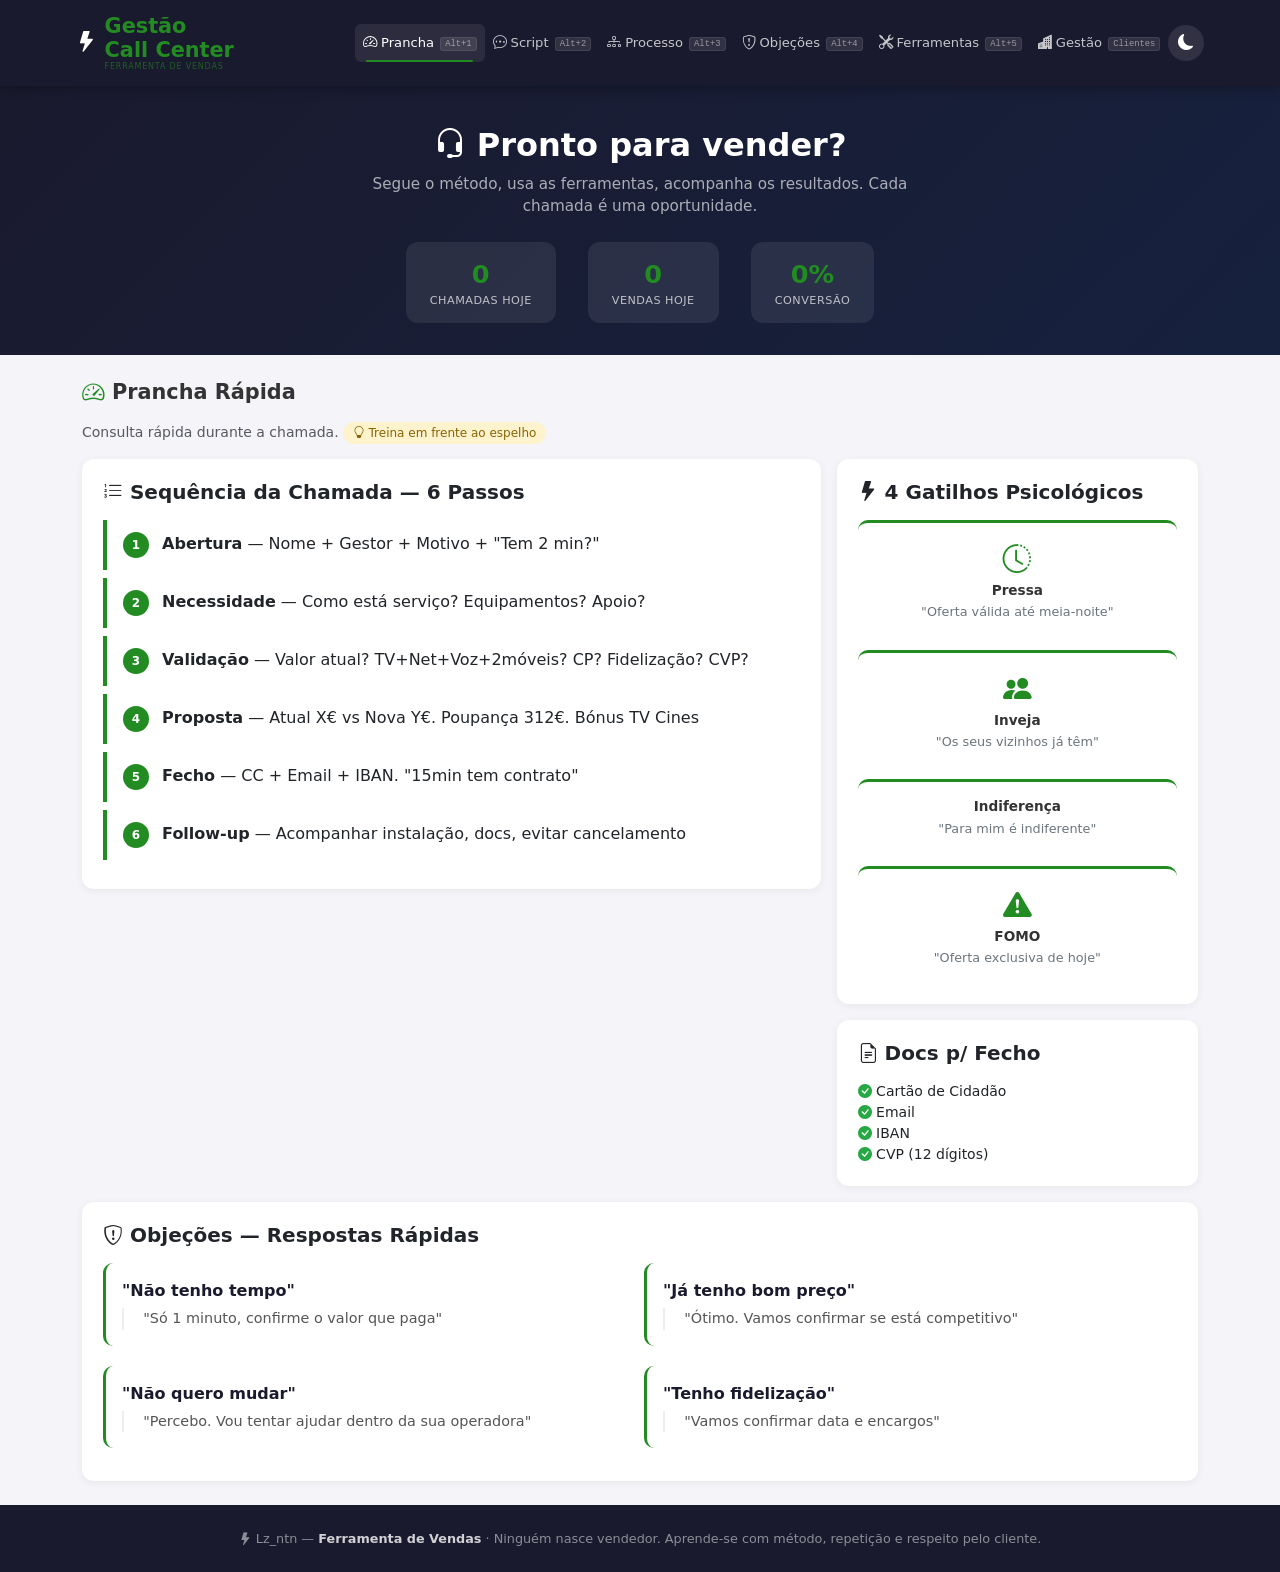
<file: vendas.html>
<!DOCTYPE html>
<html lang="pt">
<head>
  <meta charset="UTF-8">
  <meta name="viewport" content="width=device-width, initial-scale=1.0">
  <title>GCC — Ferramenta de Vendas</title>
  <link href="https://cdn.jsdelivr.net/npm/bootstrap@5.3.3/dist/css/bootstrap.min.css" rel="stylesheet">
  <link href="https://cdn.jsdelivr.net/npm/bootstrap-icons@1.11.3/font/bootstrap-icons.min.css" rel="stylesheet">
  <link rel="stylesheet" href="css/estilo.css?v=3">
  <link rel="stylesheet" href="https://cdn.jsdelivr.net/npm/bootstrap-icons@1.13.1/font/bootstrap-icons.min.css">

</head>
<body>

  <nav class="navbar navbar-expand-md navbar-nos sticky-top">
    <div class="container">
      <a class="navbar-brand" href="#">
        <i class="bi bi-lightning-fill"></i>
          <span class="brand-wrap">
            Gestão <span>Call Center</span>
            <span class="brand-sub">Ferramenta de Vendas</span>
          </span>
      </a>
      <div class="d-flex align-items-center gap-2 order-md-last">
        <button class="dark-toggle" id="darkToggle" onclick="toggleDark()" aria-label="Alternar modo escuro">
          <i class="bi bi-moon-fill"></i>
          <i class="bi bi-telephone-forward-fill"></i>
        </button>
        <button class="navbar-toggler border-0 text-white" type="button" data-bs-toggle="collapse" data-bs-target="#navMain" aria-label="Menu">
          <i class="bi bi-list fs-3"></i>
        </button>
      </div>
      <div class="collapse navbar-collapse" id="navMain">
        <ul class="navbar-nav ms-auto" role="tablist">
          <li class="nav-item"><button class="nav-link active" data-bs-toggle="tab" data-bs-target="#prancha" type="button" role="tab"><i class="bi bi-speedometer2"></i>Prancha <kbd class="shortcut-hint">Alt+1</kbd></button></li>
          <li class="nav-item"><button class="nav-link" data-bs-toggle="tab" data-bs-target="#script" type="button" role="tab"><i class="bi bi-chat-dots"></i>Script <kbd class="shortcut-hint">Alt+2</kbd></button></li>
          <li class="nav-item"><button class="nav-link" data-bs-toggle="tab" data-bs-target="#processo" type="button" role="tab"><i class="bi bi-diagram-3"></i>Processo <kbd class="shortcut-hint">Alt+3</kbd></button></li>
          <li class="nav-item"><button class="nav-link" data-bs-toggle="tab" data-bs-target="#objetos" type="button" role="tab"><i class="bi bi-shield-exclamation"></i>Objeções <kbd class="shortcut-hint">Alt+4</kbd></button></li>
          <li class="nav-item"><button class="nav-link" data-bs-toggle="tab" data-bs-target="#ferramentas" type="button" role="tab"><i class="bi bi-tools"></i>Ferramentas <kbd class="shortcut-hint">Alt+5</kbd></button></li>
          <li class="nav-item"><a class="nav-link" href="gestao/index.html" target="_blank"><i class="bi bi-buildings-fill"></i>Gestão <kbd class="shortcut-hint">Clientes</kbd></a></li>
        </ul>
      </div>
    </div>
  </nav>

  <div class="hero-section">
    <div class="container">
      <h1><i class="bi bi-headset"></i> Pronto para vender?</h1>
      <p>Segue o método, usa as ferramentas, acompanha os resultados. Cada chamada é uma oportunidade.</p>
      <div class="hero-stats">
        <div class="hero-stat"><div class="number" id="hCalls">0</div><div class="label">Chamadas Hoje</div></div>
        <div class="hero-stat"><div class="number" id="hSales">0</div><div class="label">Vendas Hoje</div></div>
        <div class="hero-stat"><div class="number" id="hRate">0%</div><div class="label">Conversão</div></div>
      </div>
    </div>
  </div>

  <div class="container py-4">
    <div class="tab-content">

      <!-- PRANCHA -->
      <div class="tab-pane fade show active" id="prancha" role="tabpanel">
        <h3 class="section-title"><i class="bi bi-speedometer2"></i> Prancha Rápida</h3>
        <p class="text-muted small mb-3">Consulta rápida durante a chamada. <span class="badge-dica"><i class="bi bi-lightbulb"></i> Treina em frente ao espelho</span></p>
        <div class="row g-3">
          <div class="col-lg-8">
            <div class="card"><div class="card-body">
              <h5 class="fw-bold mb-3"><i class="bi bi-list-ol"></i> Sequência da Chamada — 6 Passos</h5>
              <div class="card-step"><span class="step-num">1</span> <strong>Abertura</strong> — Nome + Gestor + Motivo + "Tem 2 min?"</div>
              <div class="card-step"><span class="step-num">2</span> <strong>Necessidade</strong> — Como está serviço? Equipamentos? Apoio?</div>
              <div class="card-step"><span class="step-num">3</span> <strong>Validação</strong> — Valor atual? TV+Net+Voz+2móveis? CP? Fidelização? CVP?</div>
              <div class="card-step"><span class="step-num">4</span> <strong>Proposta</strong> — Atual X€ vs Nova Y€. Poupança 312€. Bónus TV Cines</div>
              <div class="card-step"><span class="step-num">5</span> <strong>Fecho</strong> — CC + Email + IBAN. "15min tem contrato"</div>
              <div class="card-step"><span class="step-num">6</span> <strong>Follow-up</strong> — Acompanhar instalação, docs, evitar cancelamento</div>
            </div></div>
          </div>
          <div class="col-lg-4">
            <div class="card"><div class="card-body">
              <h5 class="fw-bold mb-3"><i class="bi bi-lightning-fill"></i> 4 Gatilhos Psicológicos</h5>
              <div class="trigger-grid">
                <div class="trigger-item"><i class="bi bi-clock-history"></i><h6>Pressa</h6><p>"Oferta válida até meia-noite"</p></div>
                <div class="trigger-item"><i class="bi bi-people-fill"></i><h6>Inveja</h6><p>"Os seus vizinhos já têm"</p></div>
                <div class="trigger-item"><i class="bi bi-hand"></i><h6>Indiferença</h6><p>"Para mim é indiferente"</p></div>
                <div class="trigger-item"><i class="bi bi-exclamation-triangle-fill"></i><h6>FOMO</h6><p>"Oferta exclusiva de hoje"</p></div>
              </div>
            </div></div>
            <div class="card mt-3"><div class="card-body">
              <h5 class="fw-bold mb-3"><i class="bi bi-file-earmark-text"></i> Docs p/ Fecho</h5>
              <ul class="list-unstyled mb-0 small">
                <li><i class="bi bi-check-circle-fill text-success"></i> Cartão de Cidadão</li>
                <li><i class="bi bi-check-circle-fill text-success"></i> Email</li>
                <li><i class="bi bi-check-circle-fill text-success"></i> IBAN</li>
                <li><i class="bi bi-check-circle-fill text-success"></i> CVP (12 dígitos)</li>
              </ul>
            </div></div>
          </div>
        </div>
        <div class="card mt-3"><div class="card-body">
          <h5 class="fw-bold mb-3"><i class="bi bi-shield-exclamation"></i> Objeções — Respostas Rápidas</h5>
          <div class="row g-2">
            <div class="col-sm-6"><div class="obj-card"><div class="obj-pergunta">"Não tenho tempo"</div><div class="obj-resposta">"Só 1 minuto, confirme o valor que paga"</div></div></div>
            <div class="col-sm-6"><div class="obj-card"><div class="obj-pergunta">"Já tenho bom preço"</div><div class="obj-resposta">"Ótimo. Vamos confirmar se está competitivo"</div></div></div>
            <div class="col-sm-6"><div class="obj-card"><div class="obj-pergunta">"Não quero mudar"</div><div class="obj-resposta">"Percebo. Vou tentar ajudar dentro da sua operadora"</div></div></div>
            <div class="col-sm-6"><div class="obj-card"><div class="obj-pergunta">"Tenho fidelização"</div><div class="obj-resposta">"Vamos confirmar data e encargos"</div></div></div>
          </div>
        </div></div>
      </div>

      <!-- SCRIPT -->
      <div class="tab-pane fade" id="script" role="tabpanel">
        <h3 class="section-title"><i class="bi bi-chat-dots"></i> Script Completo</h3>
        <p class="text-muted small mb-3">Pitch completo para chamada. Lê em voz alta para treinar fluidez.</p>
        <div class="script-box" id="scriptContent">
          <button class="copy-btn" onclick="copyScript()"><i class="bi bi-clipboard"></i> Copiar</button>
          <strong style="color:#fff;font-size:1rem;"><i class="bi bi-mic"></i> Pitch Completo — Abertura a Fecho</strong><br><br>
          <span class="script-role">Tu:</span> "Boa tarde, estou a falar com <span style="color:#8ab4f8;">[NOME]</span>?"<br>
          <span class="script-role">Tu:</span> "Sou gestora de telecomunicações, trabalho com várias operadoras para dar um acompanhamento mais eficaz ao cliente."<br><br>
          <span class="script-role">Tu:</span> "O motivo da minha chamada é muito simples: verificamos que o seu contrato com a MEO está prestes a terminar, e nesta fase gostamos de tentar perceber junto do cliente se continua a ter uma boa oferta. Tem 2 minutos para avaliarmos a sua situação?"<br><br>
          <span class="script-note">// Qualificação</span><br>
          <span class="script-role">Tu:</span> "Antes de mais, como tem andado o serviço ao longo destes 2 anos?"<br>
          <span class="script-role">Tu:</span> "Há quanto tempo os equipamentos não são trocados?"<br>
          <span class="script-role">Tu:</span> "Está satisfeito com o apoio ao cliente?"<br>
          <span class="script-role">Tu:</span> "A nível de mensalidade, quanto está a pagar de momento?"<br>
          <span class="script-role">Tu:</span> "O seu serviço inclui TV, net, voz e 2 telemóveis, correto?"<br><br>
          <span class="script-note">// Validação</span><br>
          <span class="script-role">Tu:</span> "Aguarde só um momento enquanto verifico em sistema se já conseguimos uma oferta mais acessível para si na MEO."<br><br>
          <span class="script-note">// Proposta</span><br>
          <span class="script-role">Tu:</span> "Dona <span style="color:#8ab4f8;">[NOME]</span>, estive a verificar e neste momento não tem viabilidade para ofertas mais acessíveis por parte da MEO. Então temos duas opções:"<br><br>
          <span class="script-role">Tu:</span> "Opção 1 — fica com TV, net, voz fixa, 180 canais e 2 telemóveis com 20GB, a pagar 70€ por mais 2 anos."<br>
          <span class="script-role">Tu:</span> "Opção 2 — TV 180 canais, 1Gbps internet, voz fixa, 2 telemóveis <strong>ilimitados</strong>, equipamentos atualizados, tudo por apenas <strong>56,99€</strong>."<br><br>
          <span class="script-role">Tu:</span> "Tenho a certeza de que é inteligente para saber que terá muitos mais benefícios. Ao fim de 2 anos são <strong>312€</strong> que mete ao bolso — seja para o seguro do carro ou para as compras do mês."<br><br>
          <span class="script-note">// Diferenciação</span><br>
          <span class="script-role">Tu:</span> "A partir deste momento fica com um gestor associado que sou eu, com acompanhamento personalizado. Sempre que precisar de algo, pode contactar-me diretamente."<br><br>
          <span class="script-note">// Fecho</span><br>
          <span class="script-role">Tu:</span> "Para avançar e começar já a poupar no próximo mês, preciso do seu CC, email e IBAN. Daqui a 15 minutos já tem do seu lado o contrato e o agendamento técnico."<br><br>
          <span class="script-note">// Upsell TV Cines</span><br>
          <span class="script-role">Tu:</span> "Gosta de ver filmes? Por aderir hoje, vou dar-lhe acesso gratuito aos TV Cines durante 24 meses e desconto nos cinemas NOS — 2 bilhetes pelo preço de 1."<br><br>
          <span class="script-role">Tu:</span> "É importante que envie os documentos quanto antes — a campanha é limitada e temos vários clientes interessados."<br>
          <span class="script-role">Tu:</span> "Um resto de um bom dia!"<br>
        </div>
        <div class="row g-3 mt-3">
          <div class="col-md-6">
            <div class="card"><div class="card-body">
              <h5 class="fw-bold"><i class="bi bi-people"></i> Perfil A — Satisfeito mas curioso</h5>
              <p class="small mb-2">"Até nem me posso queixar, funciona bem."</p>
              <div class="small">"Ainda bem. E há quanto tempo não trocam os equipamentos? Pois, é exatamente por isso que lhe estou a ligar — hoje temos uma campanha de renovação com equipamentos novos e valor inferior."</div>
            </div></div>
          </div>
          <div class="col-md-6">
            <div class="card"><div class="card-body">
              <h5 class="fw-bold"><i class="bi bi-emoji-frown"></i> Perfil B — Insatisfeito</h5>
              <p class="small mb-2">"A net cai todos os dias."</p>
              <div class="small">"Infelizmente é um feedback que ouço com frequência. Esse é exatamente o motivo do meu contacto — temos uma oferta pensada para clientes que precisam de estabilidade. Já ouviu falar da fibra NOS?"</div>
            </div></div>
          </div>
          <div class="col-md-6">
            <div class="card"><div class="card-body">
              <h5 class="fw-bold"><i class="bi bi-lightning"></i> Perfil C — Apressado</h5>
              <p class="small mb-2">"Não tenho tempo."</p>
              <div class="small">"Percebo, nem 1 minuto demora. Só preciso de saber o valor da sua fatura para ver se vale a pena continuarmos. Se não compensar, nem perde mais tempo."</div>
            </div></div>
          </div>
          <div class="col-md-6">
            <div class="card"><div class="card-body">
              <h5 class="fw-bold"><i class="bi bi-camera-reels"></i> TV Cines — Upsell</h5>
              <div class="small">Sempre que fechar, pergunta: <strong>"Gosta de ver filmes?"</strong> — Oferece TV Cines grátis 24 meses + Desconto cinemas NOS. Isto aumenta o valor percebido e acelera o fecho.</div>
            </div></div>
          </div>
        </div>
      </div>

      <!-- PROCESSO -->
      <div class="tab-pane fade" id="processo" role="tabpanel">
        <h3 class="section-title"><i class="bi bi-diagram-3"></i> Processo de Venda — 6 Passos</h3>
        <p class="text-muted small mb-3">Cada passo é essencial. Não saltar etapas.</p>
        <div class="row g-3">
          <div class="col-md-6 col-lg-4"><div class="card h-100"><div class="card-body"><h5 class="fw-bold"><span class="badge bg-danger me-1">1</span> Abertura</h5><ul class="small mb-0 ps-3"><li>Identifica-te: nome + gestor telecom</li><li>Confirma o cliente</li><li>Explica motivo: contrato a terminar</li><li>Pede 2 min para avaliar situação</li></ul></div></div></div>
          <div class="col-md-6 col-lg-4"><div class="card h-100"><div class="card-body"><h5 class="fw-bold"><span class="badge bg-danger me-1">2</span> Necessidade</h5><ul class="small mb-0 ps-3"><li>Como tem andado o serviço?</li><li>Equipamentos trocados há quanto?</li><li>Satisfeito com apoio ao cliente?</li><li>Quanto paga de momento?</li><li>TV+Net+Voz+2móveis?</li></ul></div></div></div>
          <div class="col-md-6 col-lg-4"><div class="card h-100"><div class="card-body"><h5 class="fw-bold"><span class="badge bg-danger me-1">3</span> Validação</h5><ul class="small mb-0 ps-3"><li>Confirmar código postal (fibra)</li><li>Verificar fidelização</li><li>Pedir CVP (12 dígitos)</li><li>Confirmar titularidade</li></ul></div></div></div>
          <div class="col-md-6 col-lg-4"><div class="card h-100"><div class="card-body"><h5 class="fw-bold"><span class="badge bg-danger me-1">4</span> Proposta</h5><ul class="small mb-0 ps-3"><li>Atual: X€ com YGB e canais</li><li>Nova: valor inferior + mais benefícios</li><li>Poupança total: 312€ em 2 anos</li><li>Bónus: TV Cines grátis 24 meses</li></ul></div></div></div>
          <div class="col-md-6 col-lg-4"><div class="card h-100"><div class="card-body"><h5 class="fw-bold"><span class="badge bg-danger me-1">5</span> Fecho</h5><ul class="small mb-0 ps-3"><li>Pedir Cartão de Cidadão</li><li>Pedir Email</li><li>Pedir IBAN</li><li>"15 min tem contrato + agendamento"</li></ul></div></div></div>
          <div class="col-md-6 col-lg-4"><div class="card h-100"><div class="card-body"><h5 class="fw-bold"><span class="badge bg-danger me-1">6</span> Follow-up</h5><ul class="small mb-0 ps-3"><li>Acompanhar até instalação/ativação</li><li>Garantir documentação completa</li><li>Reduzir cancelamentos</li><li>Pós-venda de qualidade</li></ul></div></div></div>
        </div>
        <div class="card mt-3"><div class="card-body">
          <h5 class="fw-bold mb-3"><i class="bi bi-box"></i> Produtos NOS — Referência Rápida</h5>
          <div class="table-responsive">
            <table class="table table-sm mb-0">
              <thead><tr><th>Pacote</th><th>Inclui</th><th>Detalhe</th></tr></thead>
              <tbody>
                <tr><td><strong>3P</strong></td><td>TV + Internet + Telefone fixo</td><td class="small text-muted">SEM telemóvel</td></tr>
                <tr><td><strong>4P</strong></td><td>TV + Internet + Telefone + Móvel</td><td class="small text-muted">Com telemóvel no pacote</td></tr>
                <tr><td colspan="3" class="small text-muted"><strong>Equipamentos:</strong> Router | Box | ONT | Extensor/Mesh | SIM/eSIM | App TV</td></tr>
              </tbody>
            </table>
          </div>
        </div></div>
      </div>

      <!-- OBJEÇÕES -->
      <div class="tab-pane fade" id="objetos" role="tabpanel">
        <h3 class="section-title"><i class="bi bi-shield-exclamation"></i> Objeções & Contra-Argumentos</h3>
        <p class="text-muted small mb-3">
          <strong>Técnica principal:</strong> <span class="badge-dica"><i class="bi bi-check-lg"></i> Concorda</span>
          <span class="badge-dica"><i class="bi bi-arrow-right"></i> Esclarece</span>
          <span class="badge-dica"><i class="bi bi-question-lg"></i> Pergunta</span>
          — Nunca entrar em confronto. A objeção é um pedido de mais informação.
        </p>

        <div class="row g-3">

          <!-- ABERTURA -->
          <div class="col-12">
            <h5 class="fw-bold mb-2"><i class="bi bi-door-open"></i> Objeções de Abertura</h5>
            <p class="text-muted small mb-2">Cliente tenta evitar a chamada antes de saber do que se trata.</p>
          </div>
          <div class="col-md-6">
            <div class="obj-card">
              <div class="obj-pergunta"><i class="bi bi-x-circle"></i> "Não estou interessado."</div>
              <div class="obj-resposta"><strong class="text-success">Certo:</strong> "Perfeito, nem quero que esteja. Mas diga-me uma coisa: o valor que paga hoje é justo para aquilo que recebe?"</div>
              <div class="mt-1 small text-muted"><i class="bi bi-lightbulb"></i> Desarma ao concordar. A pergunta reengaja a curiosidade.</div>
            </div>
          </div>
          <div class="col-md-6">
            <div class="obj-card">
              <div class="obj-pergunta"><i class="bi bi-x-circle"></i> "Não tenho tempo."</div>
              <div class="obj-resposta"><strong class="text-success">Certo:</strong> "Claro, nem 1 minuto demora. Só preciso de saber o valor da sua fatura atual para ver se vale a pena continuarmos noutra altura. Se não compensar, nem perde mais tempo."</div>
              <div class="mt-1 small text-muted"><i class="bi bi-lightbulb"></i> Reduz o compromisso a 1 minuto. Cria curiosidade sobre o valor.</div>
            </div>
          </div>
          <div class="col-md-6">
            <div class="obj-card">
              <div class="obj-pergunta"><i class="bi bi-x-circle"></i> "Mande um email com a proposta."</div>
              <div class="obj-resposta"><strong class="text-success">Certo:</strong> "Prefiro enviar a proposta certa para não o estar a chatear com informações que não servem. Diz-me: quanto paga e o que tem incluído? Em 30 segundos digo-lhe se vale a pena."</div>
              <div class="mt-1 small text-muted"><i class="bi bi-lightbulb"></i> Mostra consideração. Troca email por qualificação rápida.</div>
            </div>
          </div>

          <!-- PREÇO -->
          <div class="col-12 mt-2">
            <h5 class="fw-bold mb-2"><i class="bi bi-cash-coin"></i> Objeções de Preço</h5>
            <p class="text-muted small mb-2">Cliente sente que está a pagar demais ou não vê valor na mudança.</p>
          </div>
          <div class="col-md-6">
            <div class="obj-card">
              <div class="obj-pergunta"><i class="bi bi-x-circle"></i> "É muito caro."</div>
              <div class="obj-resposta"><strong class="text-success">Certo:</strong> "Percebo. Mas comparado com o que paga hoje, fica X€ mais barato. E ao fim de 2 anos estamos a falar de <strong>312€ de diferença</strong>. Onde é que prefere gastar esse dinheiro — seguro do carro ou compras do mês?"</div>
              <div class="mt-1 small text-muted"><i class="bi bi-lightbulb"></i> Reenquadra o preço como poupança. A pergunta final força a visualizar o benefício.</div>
            </div>
          </div>
          <div class="col-md-6">
            <div class="obj-card">
              <div class="obj-pergunta"><i class="bi bi-x-circle"></i> "Já tenho bom preço na MEO."</div>
              <div class="obj-resposta"><strong class="text-success">Certo:</strong> "Ainda bem que está satisfeito. Exatamente por isso é que vale a pena confirmar — se o seu preço já é competitivo, ótimo, fica a saber. Se não for, poupa dinheiro. Só ganha. Quanto está a pagar?"</div>
              <div class="mt-1 small text-muted"><i class="bi bi-lightbulb"></i> Reforça a confiança dele. "Só ganha" elimina o risco percebido.</div>
            </div>
          </div>

          <!-- RELACIONAMENTO -->
          <div class="col-12 mt-2">
            <h5 class="fw-bold mb-2"><i class="bi bi-people"></i> Objeções de Relacionamento</h5>
            <p class="text-muted small mb-2">Cliente tem receio da mudança ou fidelização com o operador atual.</p>
          </div>
          <div class="col-md-6">
            <div class="obj-card">
              <div class="obj-pergunta"><i class="bi bi-x-circle"></i> "Não quero mudar de operadora."</div>
              <div class="obj-resposta"><strong class="text-success">Certo:</strong> "Percebo perfeitamente. Também não quero que mude — quero é ajudar a encontrar a melhor solução dentro da operadora que tem. Só para ter uma ideia: quanto está a pagar e o que tem incluído?"</div>
              <div class="mt-1 small text-muted"><i class="bi bi-lightbulb"></i> Tira a pressão da mudança. Foca-se em ajudar, não em vender.</div>
            </div>
          </div>
          <div class="col-md-6">
            <div class="obj-card">
              <div class="obj-pergunta"><i class="bi bi-x-circle"></i> "Tenho fidelização."</div>
              <div class="obj-resposta"><strong class="text-success">Certo:</strong> "Sem problema. Primeiro vamos confirmar a data de fim e os eventuais encargos. Muitas vezes a fidelização já está perto de acabar e o valor compensa a saída. Tem a fatura à mão?"</div>
              <div class="mt-1 small text-muted"><i class="bi bi-lightbulb"></i> Não descarta — valida. Pode estar a terminar ou o valor compensar.</div>
            </div>
          </div>
          <div class="col-md-6">
            <div class="obj-card">
              <div class="obj-pergunta"><i class="bi bi-x-circle"></i> "Tenho de falar com o meu marido/mulher."</div>
              <div class="obj-resposta"><strong class="text-success">Certo:</strong> "Claro, é importante decidirem juntos. O que acha de eu enviar a proposta por email para verem os dois? Preciso só do seu email e do IBAN para deixar a proposta reservada — sem compromisso, se não quiserem, cancelamos."</div>
              <div class="mt-1 small text-muted"><i class="bi bi-lightbulb"></i> Não força a decisão. Cria uma reserva de baixo risco que aumenta o compromisso.</div>
            </div>
          </div>

          <!-- COMPARAÇÃO -->
          <div class="col-12 mt-2">
            <h5 class="fw-bold mb-2"><i class="bi bi-arrow-left-right"></i> Objeções de Comparação</h5>
            <p class="text-muted small mb-2">Cliente compara a NOS com a concorrência (MEO, Vodafone).</p>
          </div>
          <div class="col-md-6">
            <div class="obj-card">
              <div class="obj-pergunta"><i class="bi bi-x-circle"></i> "A MEO tem melhor cobertura onde vivo."</div>
              <div class="obj-resposta"><strong class="text-success">Certo:</strong> "Pode ser verdade. Vou validar a sua morada agora mesmo — se tivermos cobertura fibra, tem a vantagem de ter concorrência e poder escolher. Se não tivermos, ao menos fica a saber. Qual é o seu código postal?"</div>
              <div class="mt-1 small text-muted"><i class="bi bi-lightbulb"></i> Não discute. Valida no sistema. A transparência gera confiança.</div>
            </div>
          </div>
          <div class="col-md-6">
            <div class="obj-card">
              <div class="obj-pergunta"><i class="bi bi-x-circle"></i> "O pack MEO é mais completo."</div>
              <div class="obj-resposta"><strong class="text-success">Certo:</strong> "O que é que o pack MEO tem que a NOS não tenha? Vou comparar ponto por ponto consigo: canais, velocidade, telemóveis, preço. Se for mesmo melhor para si, sou o primeiro a dizer para ficar na MEO."</div>
              <div class="mt-1 small text-muted"><i class="bi bi-lightbulb"></i> Desafia a comparação. Ao fazer questão a questão, expõe se é real ou perceção.</div>
            </div>
          </div>
          <div class="col-md-6">
            <div class="obj-card">
              <div class="obj-pergunta"><i class="bi bi-x-circle"></i> "Já tenho NOS, estou satisfeito."</div>
              <div class="obj-resposta"><strong class="text-success">Certo:</strong> "Ótimo, já conhece a qualidade. Esta campanha é precisamente para clientes como você que estão a terminar fidelização. Podemos otimizar o seu pacote atual e baixar o valor. Quando foi a última vez que renegociou?"</div>
              <div class="mt-1 small text-muted"><i class="bi bi-lightbulb"></i> Cliente satisfeito é o mais fácil — já confia na marca. Basta mostrar que pode poupar.</div>
            </div>
          </div>
          <div class="col-md-6">
            <div class="obj-card">
              <div class="obj-pergunta"><i class="bi bi-x-circle"></i> "A NOS tem pior apoio ao cliente."</div>
              <div class="obj-resposta"><strong class="text-success">Certo:</strong> "Já tivemos essa perceção no passado, sim. Hoje temos apoio 24h por chat, app e telefone. E mais importante: <strong>a partir de agora, eu sou o seu contacto direto</strong>. Qualquer problema, liga-me a mim. Não precisa de lidar com ninguém."</div>
              <div class="mt-1 small text-muted"><i class="bi bi-lightbulb"></i> Reconhece a objeção sem se defender. O diferencial é o acompanhamento personalizado.</div>
            </div>
          </div>

          <!-- MUDANÇA -->
          <div class="col-12 mt-2">
            <h5 class="fw-bold mb-2"><i class="bi bi-truck"></i> Objeções de Processo</h5>
            <p class="text-muted small mb-2">Cliente tem receio do trabalho que dá mudar.</p>
          </div>
          <div class="col-md-6">
            <div class="obj-card">
              <div class="obj-pergunta"><i class="bi bi-x-circle"></i> "Não quero trocar, é uma chatice."</div>
              <div class="obj-resposta"><strong class="text-success">Certo:</strong> "Percebo, parece que dá trabalho. Mas a boa notícia é que <strong>nós tratamos de tudo</strong>: contactamos a MEO, tratamos da portabilidade do número, agendamos a instalação. O/a senhor/a só precisa de estar em casa no dia combinado. Nós fazemos o trabalho pesado."</div>
              <div class="mt-1 small text-muted"><i class="bi bi-lightbulb"></i> Elimina a fricção. Mostra que o esforço é zero para o cliente.</div>
            </div>
          </div>
          <div class="col-md-6">
            <div class="obj-card">
              <div class="obj-pergunta"><i class="bi bi-x-circle"></i> "Vou pensar."</div>
              <div class="obj-resposta"><strong class="text-success">Certo:</strong> "Claro, é uma decisão importante. O que é que precisa de pensar mais? É o preço, o serviço, ou a mudança em si? Se for o preço, a campanha termina hoje à meia-noite e não posso garantir o valor amanhã."</div>
              <div class="mt-1 small text-muted"><i class="bi bi-lightbulb"></i> "Vou pensar" é a objeção disfarçada. Pergunta para descobrir a real. Se for preço, usa urgência.</div>
            </div>
          </div>
        </div>

        <!-- FRASES PODEROSAS + TÉCNICA -->
        <div class="row g-3 mt-3">
          <div class="col-lg-7">
            <div class="card h-100"><div class="card-body">
              <h5 class="fw-bold mb-3"><i class="bi bi-stars"></i> Frases Poderosas — Gatilhos Psicológicos</h5>
              <div class="row g-2">
                <div class="col-sm-6">
                  <div class="obj-card" style="border-left-color:var(--accent);">
                    <div class="obj-pergunta" style="font-size:.9rem;"><i class="bi bi-clock-history"></i> Urgência</div>
                    <div class="obj-resposta" style="font-size:.85rem;">"Oferta válida até à meia-noite. Tenho mais 3 clientes interessados."</div>
                  </div>
                </div>
                <div class="col-sm-6">
                  <div class="obj-card" style="border-left-color:var(--accent);">
                    <div class="obj-pergunta" style="font-size:.9rem;"><i class="bi bi-people-fill"></i> Prova Social</div>
                    <div class="obj-resposta" style="font-size:.85rem;">"Os seus vizinhos já estão a usufruir do desconto. Toda a gente tem os equipamentos mais recentes."</div>
                  </div>
                </div>
                <div class="col-sm-6">
                  <div class="obj-card" style="border-left-color:var(--accent);">
                    <div class="obj-pergunta" style="font-size:.9rem;"><i class="bi bi-hand"></i> Indiferença</div>
                    <div class="obj-resposta" style="font-size:.85rem;">"Para mim é indiferente se escolhe MEO, NOS ou Vodafone. Não ganho mais por isso."</div>
                  </div>
                </div>
                <div class="col-sm-6">
                  <div class="obj-card" style="border-left-color:var(--accent);">
                    <div class="obj-pergunta" style="font-size:.9rem;"><i class="bi bi-exclamation-triangle-fill"></i> FOMO</div>
                    <div class="obj-resposta" style="font-size:.85rem;">"Por estar a falar consigo hoje, tenho uma oferta exclusiva que não posso garantir amanhã."</div>
                  </div>
                </div>
              </div>
            </div></div>
          </div>
          <div class="col-lg-5">
            <div class="card h-100 border-success"><div class="card-body">
              <h5 class="fw-bold text-success mb-2"><i class="bi bi-journal-check"></i> Regra de Ouro</h5>
              <p class="small mb-2">A objeção não é um "não". <strong>É um pedido de mais informação.</strong></p>
              <ol class="small mb-0 ps-3">
                <li class="mb-1"><strong>Escuta</strong> — não interrompas. Deixa o cliente falar.</li>
                <li class="mb-1"><strong>Valida</strong> — "Percebo.", "Faz sentido.", "Compreendo."</li>
                <li class="mb-1"><strong>Reformula</strong> — "Então o que me está a dizer é que..."</li>
                <li class="mb-1"><strong>Responde</strong> — factos, não opiniões. Usa números.</li>
                <li class="mb-1"><strong>Confirma</strong> — "Isto responde à sua questão?"</li>
              </ol>
            </div></div>
          </div>
        </div>
      </div>

      <!-- FERRAMENTAS -->
      <div class="tab-pane fade" id="ferramentas" role="tabpanel">
        <h3 class="section-title"><i class="bi bi-tools"></i> Ferramentas de Treino</h3>
        <p class="text-muted small mb-3">Regista o teu progresso e segue a rotina diária.</p>
        <div class="row g-3">
          <div class="col-lg-7">
            <div class="card"><div class="card-body">
              <h5 class="fw-bold mb-3"><i class="bi bi-graph-up"></i> Registo de Performance</h5>
              <div class="kpi-form">
                <div class="row g-2 mb-2">
                  <div class="col-6 col-md-3">
                    <input type="number" class="form-control" id="kpiCalls" placeholder="Chamadas" min="0">
                  </div>
                  <div class="col-6 col-md-3">
                    <input type="number" class="form-control" id="kpiContacts" placeholder="Contactos" min="0">
                  </div>
                  <div class="col-6 col-md-3">
                    <input type="number" class="form-control" id="kpiProposals" placeholder="Propostas" min="0">
                  </div>
                  <div class="col-6 col-md-3">
                    <input type="number" class="form-control" id="kpiSales" placeholder="Vendas" min="0">
                  </div>
                </div>
                <div class="row g-2 mb-3">
                  <div class="col-6">
                    <input type="text" class="form-control" id="kpiObj" placeholder="Objeção mais comum">
                  </div>
                  <div class="col-6">
                    <input type="text" class="form-control" id="kpiImprove" placeholder="Melhoria para amanhã">
                  </div>
                  <div class="col-12">
                    <button class="btn btn-nos w-100" onclick="addKpi()"><i class="bi bi-plus-lg"></i> Registar Dia</button>
                  </div>
                </div>
              </div>
              <div id="funnelSummary"></div>
              <div class="table-responsive">
                <table class="table table-sm table-striped" id="kpiTable">
                  <thead><tr><th>Dia</th><th>Chamadas</th><th>Contactos</th><th>Propostas</th><th>Vendas</th><th>Conv%</th><th>Ctt%</th><th>Prop%</th><th>Fecho%</th><th>Objeção</th><th>Melhoria</th></tr></thead>
                  <tbody id="kpiBody"></tbody>
                </table>
              </div>
              <div class="d-flex justify-content-between align-items-center mt-2 small text-muted">
                <span><strong>Metas:</strong> 50-80 chamadas · 15-25 contactos · 5-10 propostas · 2-4 vendas · 3-5% conv. global</span>
                <button class="btn btn-sm btn-outline-nos" onclick="clearKpi()"><i class="bi bi-trash"></i> Limpar</button>
              </div>
            </div></div>
          </div>
          <div class="col-lg-5">
            <div class="card"><div class="card-body">
               <div class="d-flex justify-content-between align-items-center">
                 <h5 class="fw-bold mb-0"><i class="bi bi-check2-square"></i> Checklist Pré-Chamada</h5>
                 <button class="btn btn-sm btn-outline-nos" onclick="resetPreChecklist()"><i class="bi bi-arrow-counterclockwise"></i> Resetar</button>
               </div>
              <div id="checklistPre">
                <label class="checklist-item"><input type="checkbox" onchange="saveCheck(this)"> Ler prancha rápida em voz alta (1min)</label>
                <label class="checklist-item"><input type="checkbox" onchange="saveCheck(this)"> Dizer script abertura 3x seguidas (2min)</label>
                <label class="checklist-item"><input type="checkbox" onchange="saveCheck(this)"> Escolher 3 objeções e responder (1min)</label>
                <label class="checklist-item"><input type="checkbox" onchange="saveCheck(this)"> Respirar fundo + sorrir (30s)</label>
              </div>
            </div></div>
            <div class="card mt-3"><div class="card-body">
              <h5 class="fw-bold mb-3"><i class="bi bi-clock"></i> Rotina Diária</h5>
              <div class="small">
                <div class="d-flex justify-content-between border-bottom py-1"><span>09:00-09:10</span><span class="text-muted">Aquecimento</span></div>
                <div class="d-flex justify-content-between border-bottom py-1"><span>09:10-10:30</span><span class="text-muted">Chamadas (abertura + qualificação)</span></div>
                <div class="d-flex justify-content-between border-bottom py-1"><span>10:30-10:40</span><span class="text-muted">Pausa + revisão</span></div>
                <div class="d-flex justify-content-between border-bottom py-1"><span>10:40-12:00</span><span class="text-muted">Chamadas (foco: fecho)</span></div>
                <div class="d-flex justify-content-between border-bottom py-1"><span>12:00-13:00</span><span class="text-muted">Almoço</span></div>
                <div class="d-flex justify-content-between border-bottom py-1"><span>13:00-14:30</span><span class="text-muted">Chamadas (objeções difíceis)</span></div>
                <div class="d-flex justify-content-between border-bottom py-1"><span>14:30-14:40</span><span class="text-muted">Pausa + registo vendas</span></div>
                <div class="d-flex justify-content-between border-bottom py-1"><span>14:40-16:00</span><span class="text-muted">Último bloco + follow-ups</span></div>
                <div class="d-flex justify-content-between py-1"><span>16:00-16:15</span><span class="text-muted">Autoavaliação</span></div>
              </div>
            </div></div>
            <div class="card mt-3"><div class="card-body">
               <div class="d-flex justify-content-between align-items-center">
                 <h5 class="fw-bold mb-0"><i class="bi bi-clipboard-check"></i> Pós-Chamada (5s)</h5>
                 <button class="btn btn-sm btn-outline-nos" onclick="resetPosChecklist()"><i class="bi bi-arrow-counterclockwise"></i> Resetar</button>
               </div>
              <div id="checklistPos">
                <label class="checklist-item"><input type="checkbox" onchange="saveCheck(this); updatePosResult();"> Qualifiquei o cliente (valor + necessidades)?</label>
                <label class="checklist-item"><input type="checkbox" onchange="saveCheck(this); updatePosResult();"> Cobri a objeção principal?</label>
                <label class="checklist-item"><input type="checkbox" onchange="saveCheck(this); updatePosResult();"> Cliente disse "sim" ou "vou pensar"?</label>
                <label class="checklist-item"><input type="checkbox" onchange="saveCheck(this); updatePosResult();"> Pedi CC/email/IBAN?</label>
                <label class="checklist-item"><input type="checkbox" onchange="saveCheck(this); updatePosResult();"> Registei follow-up?</label>
              </div>
              <div id="posResult" class="mt-2 small fw-bold"></div>
            </div></div>
          </div>
        </div>
        <div class="row g-3 mt-1">
          <div class="col-md-6"><div class="card border-danger"><div class="card-body">
            <h5 class="fw-bold"><i class="bi bi-x-circle"></i> O que NUNCA fazer</h5>
            <ul class="small mb-0 ps-3">
              <li>Prometer preço sem confirmar campanha</li>
              <li>Ignorar fidelização ou custos de cancelamento</li>
              <li>Pedir dados sem explicar o motivo</li>
              <li>Dizer que "é fibra" sem testar cobertura</li>
              <li>Fechar sem confirmar titularidade e consentimento</li>
            </ul>
          </div></div></div>
          <div class="col-md-6"><div class="card border-success"><div class="card-body">
            <h5 class="fw-bold"><i class="bi bi-check-circle"></i> O que SEMPRE fazer</h5>
            <ul class="small mb-0 ps-3">
              <li>Confirmar no sistema</li>
              <li>Explicar de forma simples e honesta</li>
              <li>Pedir fatura com autorização</li>
              <li>Validar morada e código postal</li>
              <li>Registar tudo para pós-venda</li>
            </ul>
          </div></div></div>
        </div>
      </div>

    </div>
  </div>

  <button class="offcanvas-trigger d-md-none" type="button" data-bs-toggle="offcanvas" data-bs-target="#menuMobile" aria-label="Menu">
    <i class="bi bi-list"></i>
  </button>

  <div class="offcanvas offcanvas-start" tabindex="-1" id="menuMobile">
    <div class="offcanvas-header">
      <h5 class="offcanvas-title"><i class="bi bi-lightning-fill"></i> GCC</h5>
      <button type="button" class="btn-close btn-close-white" data-bs-dismiss="offcanvas"></button>
    </div>
    <div class="offcanvas-body p-0">
      <div class="list-group list-group-flush">
        <button class="list-group-item" data-bs-toggle="tab" data-bs-target="#prancha" type="button" onclick="closeMobile()">
          <i class="bi bi-speedometer2"></i>
          <span class="item-text">
            <span class="item-title">Prancha Rápida</span>
            <span class="item-desc">Passos, gatilhos e docs</span>
          </span>
        </button>
        <button class="list-group-item" data-bs-toggle="tab" data-bs-target="#script" type="button" onclick="closeMobile()">
          <i class="bi bi-chat-dots"></i>
          <span class="item-text">
            <span class="item-title">Script</span>
            <span class="item-desc">Pitch completo da chamada</span>
          </span>
        </button>
        <button class="list-group-item" data-bs-toggle="tab" data-bs-target="#processo" type="button" onclick="closeMobile()">
          <i class="bi bi-diagram-3"></i>
          <span class="item-text">
            <span class="item-title">Processo</span>
            <span class="item-desc">6 passos da venda</span>
          </span>
        </button>
        <button class="list-group-item" data-bs-toggle="tab" data-bs-target="#objetos" type="button" onclick="closeMobile()">
          <i class="bi bi-shield-exclamation"></i>
          <span class="item-text">
            <span class="item-title">Objeções</span>
            <span class="item-desc">Respostas + contra-argumentos</span>
          </span>
        </button>
        <button class="list-group-item" data-bs-toggle="tab" data-bs-target="#ferramentas" type="button" onclick="closeMobile()">
          <i class="bi bi-tools"></i>
          <span class="item-text">
            <span class="item-title">Ferramentas</span>
            <span class="item-desc">KPI, checklists e rotina</span>
          </span>
        </button>
      </div>
    </div>
  </div>

  <footer>
    <div class="container">
      <i class="bi bi-lightning-fill"></i> Lz_ntn — <strong>Ferramenta de Vendas</strong> &middot; Ninguém nasce vendedor. Aprende-se com método, repetição e respeito pelo cliente.
    </div>
  </footer>

  <script src="https://cdn.jsdelivr.net/npm/bootstrap@5.3.3/dist/js/bootstrap.bundle.min.js"></script>
  <script src="js/main.js?v=3"></script>
</body>
</html>
</file>
<file: css/estilo.css>
:root {
  --bg: #f4f4f9;
  --bg-card: #ffffff;
  --bg-nav: #1a1a2e;
  --bg-nav-item-active: rgba(255,255,255,.1);
  --bg-script: #1a1a2e;
  --bg-obj: #fff;
  --bg-trigger: #fff;
  --bg-check: #fff;
  --bg-badge: #fff3cd;
  --bg-hero: linear-gradient(135deg, #1a1a2e 0%, #16213e 100%);
  --bg-offcanvas-header: #1a1a2e;
  --bg-offcanvas-body: #fff;
  --text: #333;
  --text-muted: #6c757d;
  --text-nav: rgba(255,255,255,.75);
  --text-nav-active: #fff;
  --text-script: #e0e0e0;
  --text-script-role: #ff6b6b;
  --text-script-note: #ffd700;
  --text-script-name: #8ab4f8;
  --text-hero: #fff;
  --text-hero-sub: rgba(255,255,255,.8);
  --text-footer: rgba(255,255,255,.5);
  --text-badge: #856404;
  --text-obj-q: #1a1a2e;
  --text-obj-r: #555;
  --border: #e0e0e0;
  --border-light: #eee;
  --accent: #228B22;
  --accent-hover: #1a6b1a;
  --accent-light: rgba(34,139,34,.15);
  --check-accent: #228B22;
  --shadow: 0 2px 8px rgba(0,0,0,.06);
  --shadow-hover: 0 4px 16px rgba(0,0,0,.1);
  --shadow-btn: 0 4px 16px rgba(34,139,34,.4);
  --hero-stat-bg: rgba(255,255,255,.08);
  --card-step-bg: #fff;
  --offcanvas-item-border: #f0f0f0;
  --offcanvas-item-hover: #f9f9f9;
  --success: #28a745;
  --warning: #ffc107;
  --danger: #dc3545;
}

body.dark-mode {
  --bg: #0a0a0a;
  --bg-card: #2a2a2a;
  --bg-nav: #000;
  --bg-nav-item-active: rgba(46,204,113,.2);
  --bg-script: #0a0a0a;
  --bg-obj: #333;
  --bg-trigger: #333;
  --bg-check: #333;
  --bg-badge: #3a3a00;
  --bg-hero: linear-gradient(135deg, #000 0%, #0d0d0d 100%);
  --bg-offcanvas-header: #000;
  --bg-offcanvas-body: #2a2a2a;
  --text: #ffffff;
  --text-muted: #d4d4d4;
  --text-nav: rgba(255,255,255,.8);
  --text-nav-active: #fff;
  --text-script: #e8e8e8;
  --text-script-role: #ffbbbb;
  --text-script-note: #ffe680;
  --text-script-name: #88bbff;
  --text-hero: #fff;
  --text-hero-sub: rgba(255,255,255,.85);
  --text-footer: rgba(255,255,255,.5);
  --text-badge: #ffe484;
  --text-obj-q: #ffffff;
  --text-obj-r: #e0e0e0;
  --border: #555;
  --border-light: #555;
  --accent: #2ecc71;
  --accent-hover: #27ae60;
  --accent-light: rgba(46,204,113,.25);
  --check-accent: #2ecc71;
  --shadow: 0 2px 12px rgba(0,0,0,.5);
  --shadow-hover: 0 4px 24px rgba(0,0,0,.6);
  --shadow-btn: 0 4px 16px rgba(46,204,113,.3);
  --hero-stat-bg: rgba(255,255,255,.08);
  --card-step-bg: #383838;
  --offcanvas-item-border: #555;
  --offcanvas-item-hover: #383838;
  --success: #2ecc71;
  --warning: #f1c40f;
  --danger: #e74c3c;
  /* Bootstrap overrides */
  --bs-body-color: #ffffff;
  --bs-card-color: #ffffff;
  --bs-card-cap-color: #ffffff;
  --bs-heading-color: #ffffff;
  --bs-body-color-rgb: 255,255,255;
  --bs-text-opacity: 1;
}

* { scroll-behavior: smooth; box-sizing: border-box; }

body {
  font-family: 'Segoe UI', system-ui, -apple-system, sans-serif;
  background: var(--bg);
  color: var(--text);
  transition: background .3s, color .3s;
  margin: 0;
}

/* NAVBAR */
.navbar-nos {
  background: var(--bg-nav);
  padding: .6rem 0;
  box-shadow: 0 2px 12px rgba(0,0,0,.3);
}
.navbar-nos .container {
  padding-left: .35rem;
  padding-right: .35rem;
}
.navbar-nos .navbar-brand {
  color: #fff;
  font-weight: 800;
  font-size: 1.3rem;
  display: flex;
  align-items: center;
  gap: .5rem;
}
.navbar-nos .navbar-brand .brand-wrap {
  display: flex;
  flex-direction: column;
  line-height: 1.15;
}
.navbar-nos .navbar-brand .brand-sub {
  font-size: .5rem;
  font-weight: 400;
  text-transform: uppercase;
  letter-spacing: .8px;
  opacity: .6;
}
.navbar-nos .navbar-brand span { color: var(--accent); }

.navbar-nos .nav-link {
  position: relative;
  color: var(--text-nav);
  font-weight: 500;
  font-size: .82rem;
  padding: .5rem .7rem;
  border-radius: 6px;
  transition: .2s;
  border: none;
  background: transparent;
}
.navbar-nos .nav-link i { margin-right: 4px; font-size: .9rem; }
.navbar-nos .nav-link:hover { color: var(--text-nav-active); background: var(--bg-nav-item-active); }
.navbar-nos .nav-link.active {
  color: #fff;
  background: rgba(255,255,255,.08);
}
.navbar-nos .nav-link.active::after {
  content: '';
  position: absolute;
  bottom: 0;
  left: .7rem;
  right: .7rem;
  height: 2px;
  background: var(--accent);
  border-radius: 2px;
}

.shortcut-hint {
  display: none;
  font-size: .55rem;
  font-family: monospace;
  background: rgba(255,255,255,.1);
  color: rgba(255,255,255,.5);
  padding: 0 4px;
  border-radius: 3px;
  margin-left: 2px;
  vertical-align: middle;
  border: 1px solid rgba(255,255,255,.08);
  line-height: 1.4;
}
@media (min-width: 768px) { .shortcut-hint { display: inline-block; } }

.navbar-toggler { color: #fff !important; }

/* HERO */
.hero-section {
  background: var(--bg-hero);
  color: var(--text-hero);
  padding: 2.5rem 0 2rem;
  text-align: center;
  transition: background .3s;
}
.hero-section h1 { font-weight: 800; font-size: 2rem; }
.hero-section p { opacity: .8; max-width: 600px; margin: .5rem auto 0; font-size: .95rem; color: var(--text-hero-sub); }
.hero-stats { display: flex; justify-content: center; gap: 2rem; flex-wrap: wrap; margin-top: 1.5rem; }
.hero-stat {
  text-align: center;
  background: var(--hero-stat-bg);
  border-radius: 12px;
  padding: .8rem 1.5rem;
  min-width: 100px;
}
.hero-stat .number { font-size: 1.6rem; font-weight: 800; color: var(--accent); }
.hero-stat .label { font-size: .7rem; text-transform: uppercase; letter-spacing: .5px; opacity: .7; }

/* SECTIONS */
.section-title {
  font-weight: 800;
  font-size: 1.3rem;
  margin-bottom: 1rem;
  display: flex;
  align-items: center;
  gap: .5rem;
}
.section-title i { color: var(--accent); font-size: 1.4rem; }

/* CARDS */
.card {
  border: 1px solid transparent;
  border-radius: 12px;
  box-shadow: var(--shadow);
  transition: .2s;
  background: var(--bg-card);
}
body.dark-mode .card { border-color: var(--border); }
body.dark-mode .card,
body.dark-mode .card-body,
body.dark-mode .card p,
body.dark-mode .card h5,
body.dark-mode .card h6,
body.dark-mode .card li,
body.dark-mode .card strong,
body.dark-mode .card-step,
body.dark-mode .card-step strong,
body.dark-mode .trigger-item,
body.dark-mode .trigger-item h6,
body.dark-mode .trigger-item p { color: #ffffff; }
body.dark-mode .obj-card .obj-resposta { color: var(--text-obj-r); }
body.dark-mode .text-success { color: var(--accent) !important; }

.card:hover { box-shadow: var(--shadow-hover); }
.card-body { padding: 1.25rem; }
.card-step {
  border-left: 4px solid var(--accent);
  margin-bottom: .5rem;
  padding: .75rem 1rem;
  background: var(--card-step-bg);
  border-radius: 0 8px 8px 0;
}
.card-step .step-num {
  display: inline-block;
  width: 26px;
  height: 26px;
  line-height: 26px;
  text-align: center;
  background: var(--accent);
  color: #fff;
  border-radius: 50%;
  font-size: .75rem;
  font-weight: 700;
  margin-right: .5rem;
}

/* BUTTONS */
.btn-nos {
  background: var(--accent);
  color: #fff;
  border: none;
  font-weight: 600;
  border-radius: 8px;
  padding: .4rem 1rem;
  font-size: .85rem;
}
.btn-nos:hover { background: var(--accent-hover); color: #fff; }
.btn-outline-nos {
  border: 2px solid var(--accent);
  color: var(--accent);
  background: transparent;
  font-weight: 600;
  border-radius: 8px;
  padding: .35rem 1rem;
  font-size: .85rem;
}
.btn-outline-nos:hover { background: var(--accent); color: #fff; }

/* BADGE */
.badge-dica {
  background: var(--bg-badge);
  color: var(--text-badge);
  font-size: .75rem;
  padding: .25rem .6rem;
  border-radius: 20px;
}

/* OBJ CARDS */
.obj-card {
  background: var(--bg-obj);
  border-radius: 10px;
  padding: 1rem;
  margin-bottom: .75rem;
  border-left: 3px solid var(--accent);
  transition: background .3s;
}
.obj-card .obj-pergunta { font-weight: 600; color: var(--text-obj-q); margin-bottom: .3rem; }
.obj-card .obj-resposta { color: var(--text-obj-r); font-size: .9rem; padding-left: 1.2rem; border-left: 2px solid var(--border-light); }

/* TRIGGERS */
.trigger-grid { display: grid; grid-template-columns: repeat(auto-fit, minmax(200px,1fr)); gap: .75rem; }
.trigger-item {
  background: var(--bg-trigger);
  border-radius: 10px;
  padding: 1rem;
  text-align: center;
  border-top: 3px solid var(--accent);
  transition: background .3s;
}
.trigger-item i { font-size: 1.8rem; color: var(--accent); margin-bottom: .4rem; }
.trigger-item h6 { font-weight: 700; font-size: .85rem; margin-bottom: .25rem; color: var(--text); }
.trigger-item p { font-size: .8rem; color: var(--text-muted); margin: 0; }

/* SCRIPT */
.script-box {
  background: var(--bg-script);
  color: var(--text-script);
  border-radius: 12px;
  padding: 1.5rem;
  font-size: .9rem;
  line-height: 1.7;
  position: relative;
  transition: background .3s, color .3s;
}
.script-box .script-role { color: var(--text-script-role); font-weight: 600; }
.script-box .script-client { color: var(--text-script-name); font-weight: 600; }
.script-box .script-note { color: var(--text-script-note); font-style: italic; font-size: .8rem; }
.copy-btn {
  position: absolute;
  top: 10px;
  right: 10px;
  background: rgba(255,255,255,.1);
  border: none;
  color: #fff;
  padding: .3rem .7rem;
  border-radius: 6px;
  font-size: .8rem;
  cursor: pointer;
}
.copy-btn:hover { background: rgba(255,255,255,.2); }

/* KPI FORM */
.kpi-form input, .kpi-form select {
  border-radius: 8px;
  border: 2px solid var(--border);
  padding: .4rem .75rem;
  font-size: .85rem;
  background: var(--bg-card);
  color: var(--text);
  transition: border-color .3s, background .3s, color .3s;
}
.kpi-form input::placeholder,
.kpi-form select::placeholder { color: var(--text-muted); opacity: .7; }
.kpi-form input:focus, .kpi-form select:focus {
  border-color: var(--accent);
  box-shadow: 0 0 0 3px var(--accent-light);
  outline: none;
}

body.dark-mode .kpi-form input,
body.dark-mode .kpi-form select {
  background: #383838;
  border-color: #666;
}
body.dark-mode .kpi-form input:focus,
body.dark-mode .kpi-form select:focus {
  background: #444;
}

/* TABLES */
.table { color: var(--text); border-color: var(--border); }
.table > :not(caption) > * > * { border-color: var(--border); color: var(--text); }
.table thead th { border-bottom: 2px solid var(--accent); }

body.dark-mode .table td,
body.dark-mode .table th,
body.dark-mode .table tbody tr { color: #ffffff !important; border: 1px solid #555 !important; background: #222 !important; }
body.dark-mode .table thead th { background: #2a2a2a !important; border-bottom: 2px solid #2ecc71 !important; }
body.dark-mode .table .text-muted { color: #dddddd !important; }

/* CHECKLIST */
.checklist-item {
  display: flex;
  align-items: center;
  gap: .75rem;
  padding: .5rem .75rem;
  background: var(--bg-check);
  border-radius: 8px;
  margin-bottom: .35rem;
  cursor: pointer;
  transition: background .2s;
}
.checklist-item:hover { background: var(--offcanvas-item-hover); }
.checklist-item.checked { text-decoration: line-through; opacity: .6; }
.checklist-item input[type="checkbox"] {
  width: 18px;
  height: 18px;
  accent-color: var(--check-accent);
  cursor: pointer;
}

/* OFFCANVAS */
.offcanvas-start { width: 280px !important; }
.offcanvas-header { background: var(--bg-offcanvas-header); color: #fff; }
.offcanvas-body { padding: 0; background: var(--bg-offcanvas-body); }
.offcanvas-body .list-group-item {
  display: flex;
  align-items: center;
  gap: .75rem;
  border: none;
  border-bottom: 1px solid var(--offcanvas-item-border);
  padding: .9rem 1.25rem;
  cursor: pointer;
  background: transparent;
  color: var(--text);
  text-align: left;
  width: 100%;
}
.offcanvas-body .list-group-item i {
  font-size: 1.15rem;
  color: var(--accent);
  width: 24px;
  text-align: center;
  flex-shrink: 0;
}
.offcanvas-body .list-group-item .item-text {
  display: flex;
  flex-direction: column;
  gap: .05rem;
  min-width: 0;
}
.offcanvas-body .list-group-item .item-title {
  font-weight: 600;
  font-size: .88rem;
  line-height: 1.2;
}
.offcanvas-body .list-group-item .item-desc {
  font-size: .68rem;
  opacity: .55;
  font-weight: 400;
  line-height: 1.2;
  white-space: nowrap;
  overflow: hidden;
  text-overflow: ellipsis;
}
.offcanvas-body .list-group-item:hover { background: var(--offcanvas-item-hover); }
body.dark-mode .offcanvas-body .list-group-item { border-color: var(--offcanvas-item-border); }

/* OFFCANVAS TRIGGER */
.offcanvas-trigger {
  position: fixed;
  bottom: 20px;
  right: 20px;
  width: 52px;
  height: 52px;
  border-radius: 50%;
  background: var(--accent);
  color: #fff;
  border: none;
  font-size: 1.4rem;
  box-shadow: var(--shadow-btn);
  z-index: 1050;
  display: flex;
  align-items: center;
  justify-content: center;
  cursor: pointer;
  transition: .2s;
}
.offcanvas-trigger:hover { transform: scale(1.1); }

/* DARK MODE TOGGLE */
.dark-toggle {
  background: rgba(255,255,255,.1);
  border: none;
  color: #fff;
  width: 36px;
  height: 36px;
  border-radius: 50%;
  display: flex;
  align-items: center;
  justify-content: center;
  cursor: pointer;
  font-size: 1rem;
  transition: .2s;
}
.dark-toggle:hover { background: rgba(255,255,255,.2); }

/* FOOTER */
footer {
  background: var(--bg-nav);
  color: var(--text-footer);
  font-size: .8rem;
  padding: 1.5rem 0;
  text-align: center;
}
footer strong { color: rgba(255,255,255,.8); }

/* MISC */
.text-danger { color: var(--accent) !important; }
.border-danger { border-color: var(--accent) !important; }
.text-success { color: var(--success) !important; }
.border-success { border-color: var(--success) !important; }
.text-warning { color: var(--warning) !important; }
.badge.bg-danger { background: var(--accent) !important; }

body.dark-mode .text-muted,
body.dark-mode .text-muted small { color: var(--text-muted) !important; }

/* FUNNEL */
.funnel-box {
  background: var(--bg-obj);
  border-radius: 10px;
  padding: .7rem 1rem;
  font-size: .82rem;
  display: flex;
  flex-wrap: wrap;
  align-items: center;
  gap: .4rem .8rem;
}
.funnel-step {
  display: inline-flex;
  align-items: center;
  gap: .3rem;
  white-space: nowrap;
}
.funnel-step .num { font-weight: 700; }
.funnel-step .pct { color: var(--accent); font-weight: 600; font-size: .78rem; }
.funnel-arr { color: var(--text-muted); font-size: .75rem; }
.funnel-global { font-size: .8rem; margin-left: auto; }
.funnel-global strong { color: var(--accent); font-size: .95rem; }

@media (max-width: 576px) {
  .funnel-box { font-size: .75rem; padding: .5rem .7rem; gap: .2rem .5rem; }
  .funnel-step .pct { font-size: .7rem; }
  .funnel-global { margin-left: 0; width: 100%; text-align: left; margin-top: .2rem; }
}

/* RESPONSIVE */
@media (max-width: 768px) {
  body { padding-bottom: 60px; }
  .hero-section h1 { font-size: 1.4rem; }
  .hero-stats { gap: .8rem; }
  .hero-stat { min-width: 80px; padding: .6rem 1rem; }
  .hero-stat .number { font-size: 1.2rem; }
}
</file>
